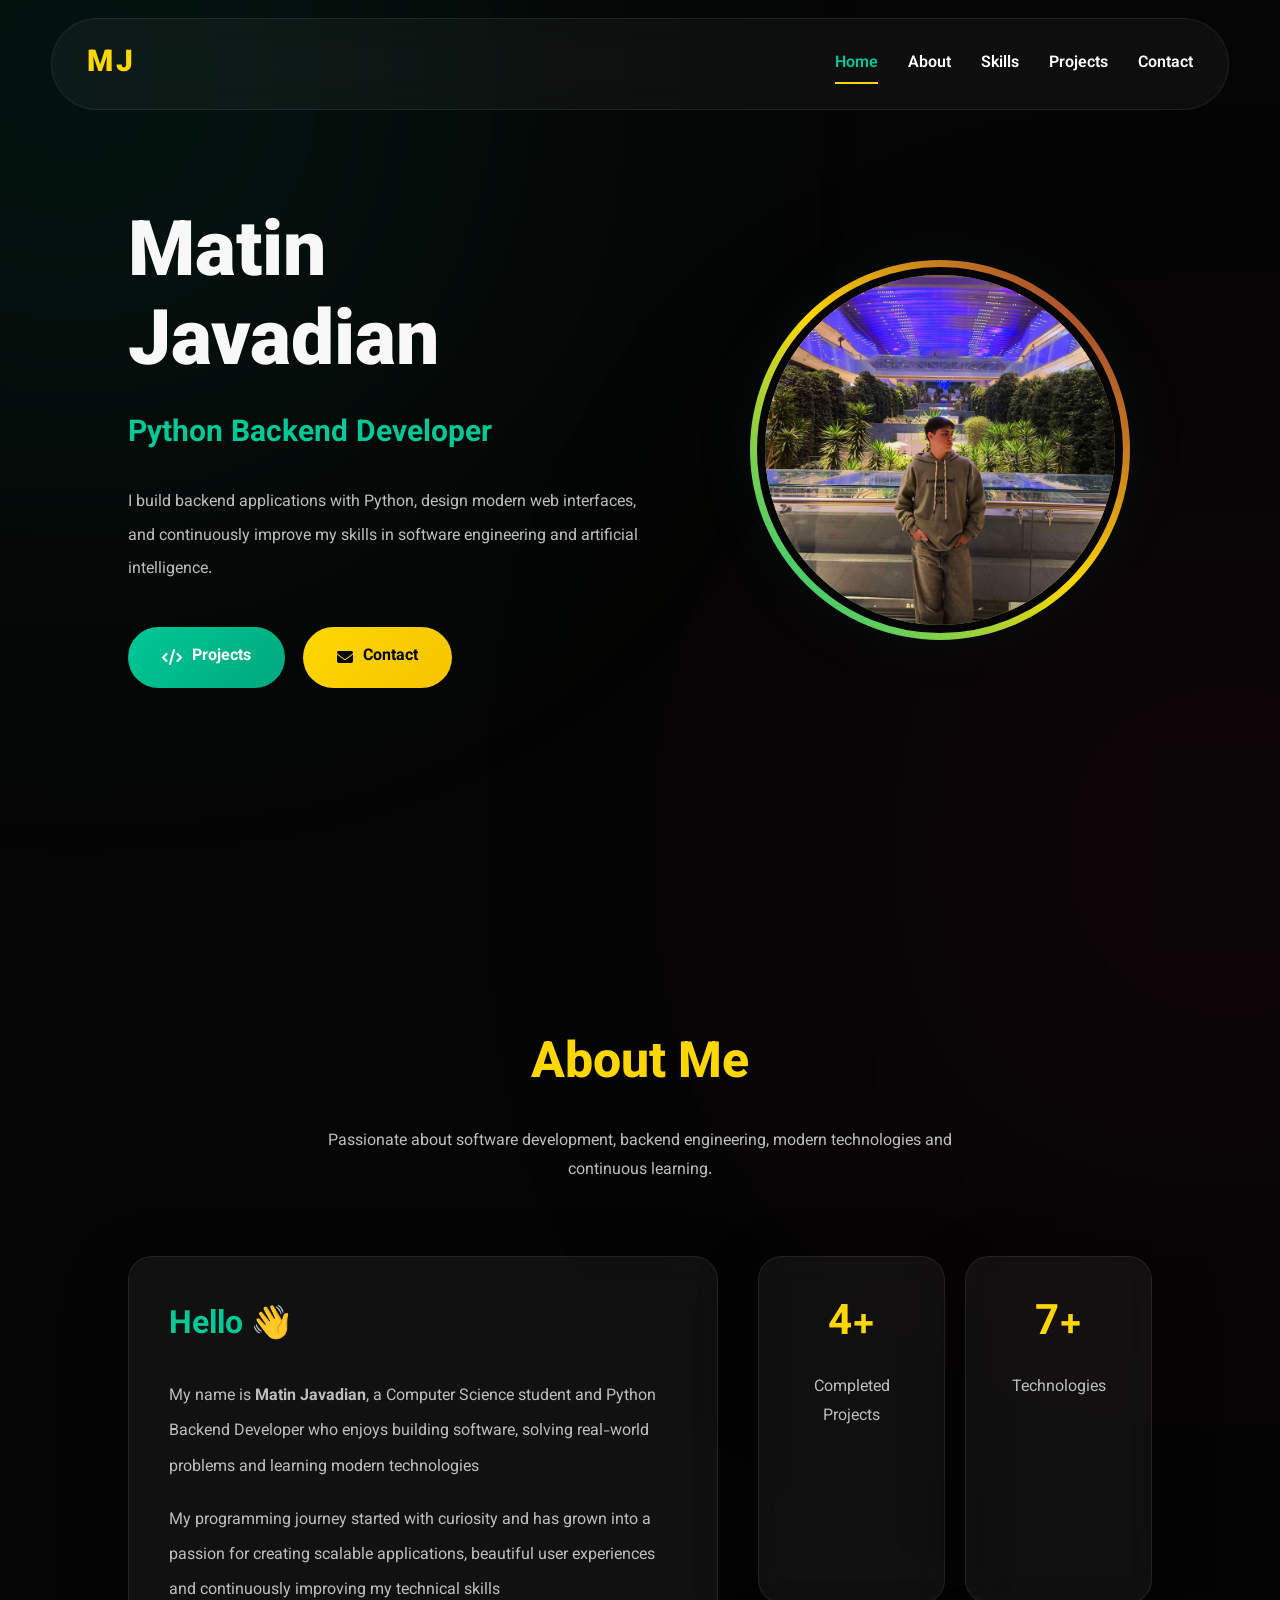
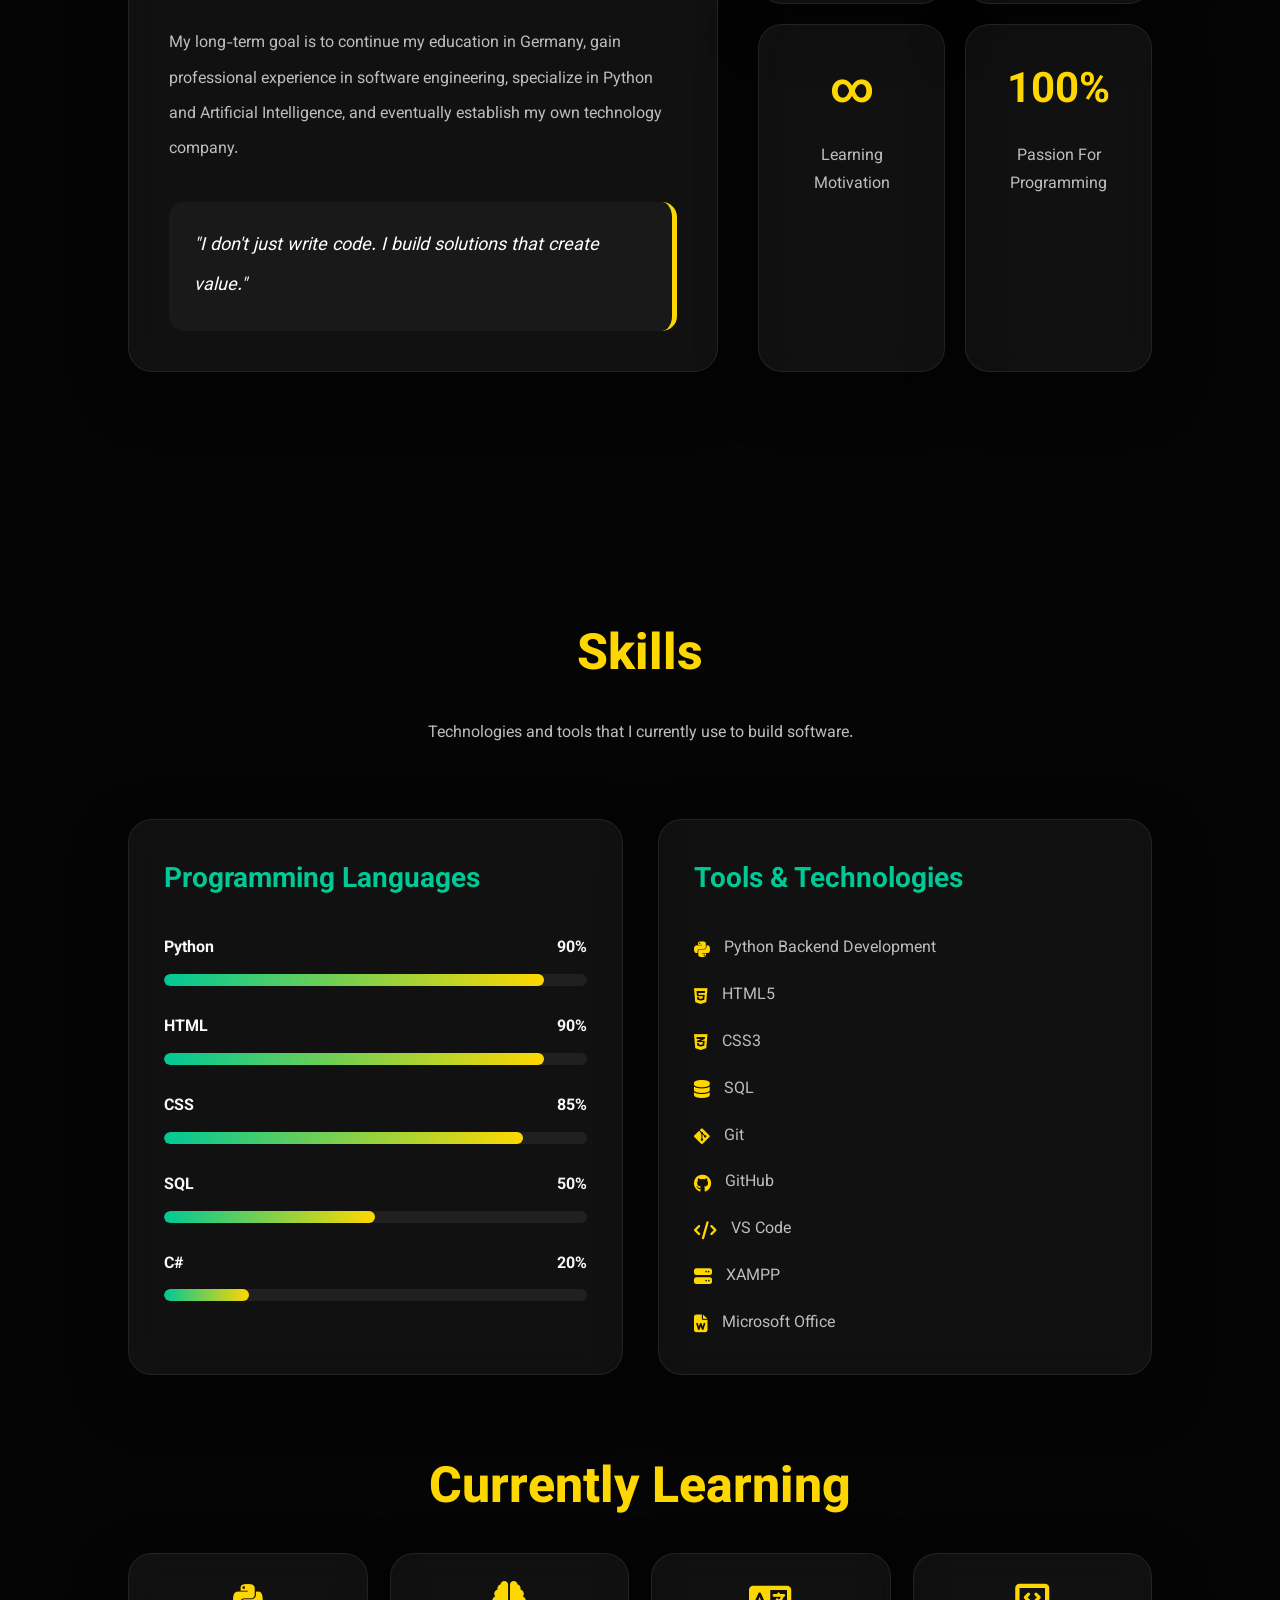
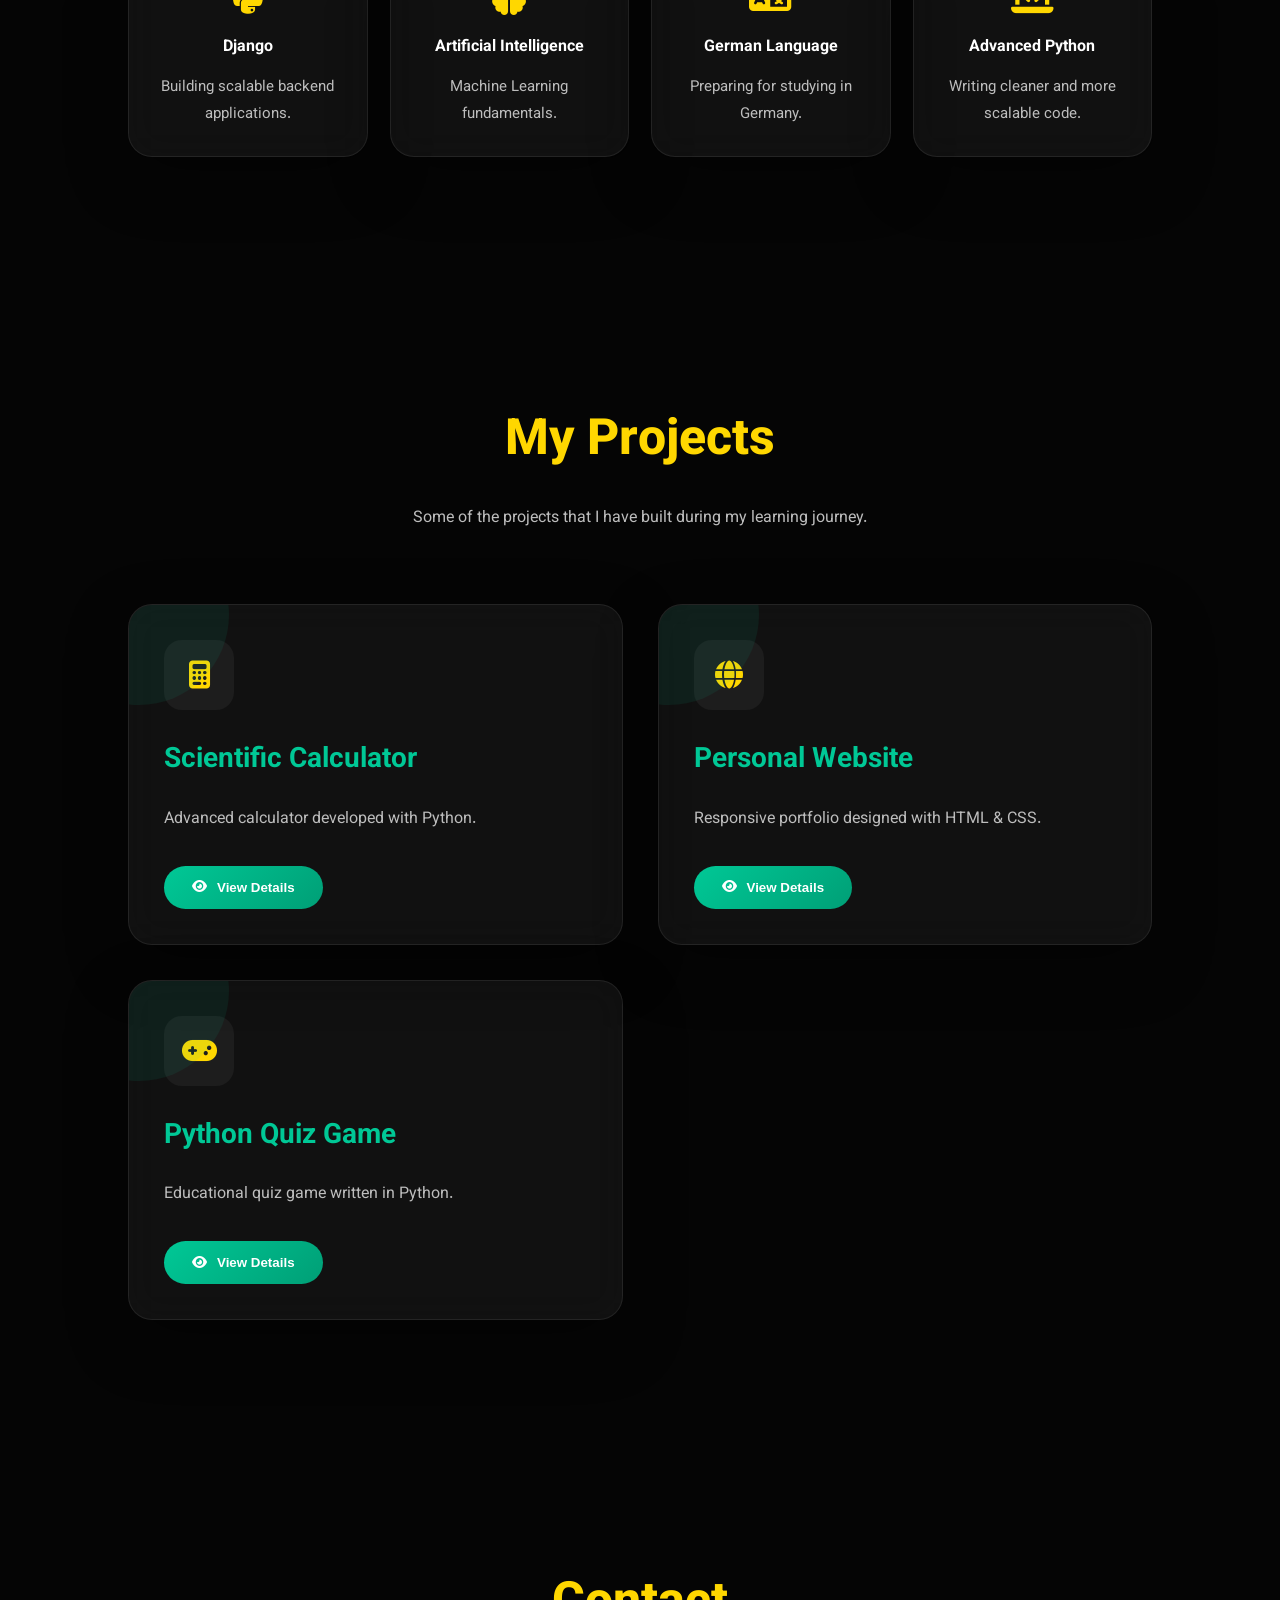
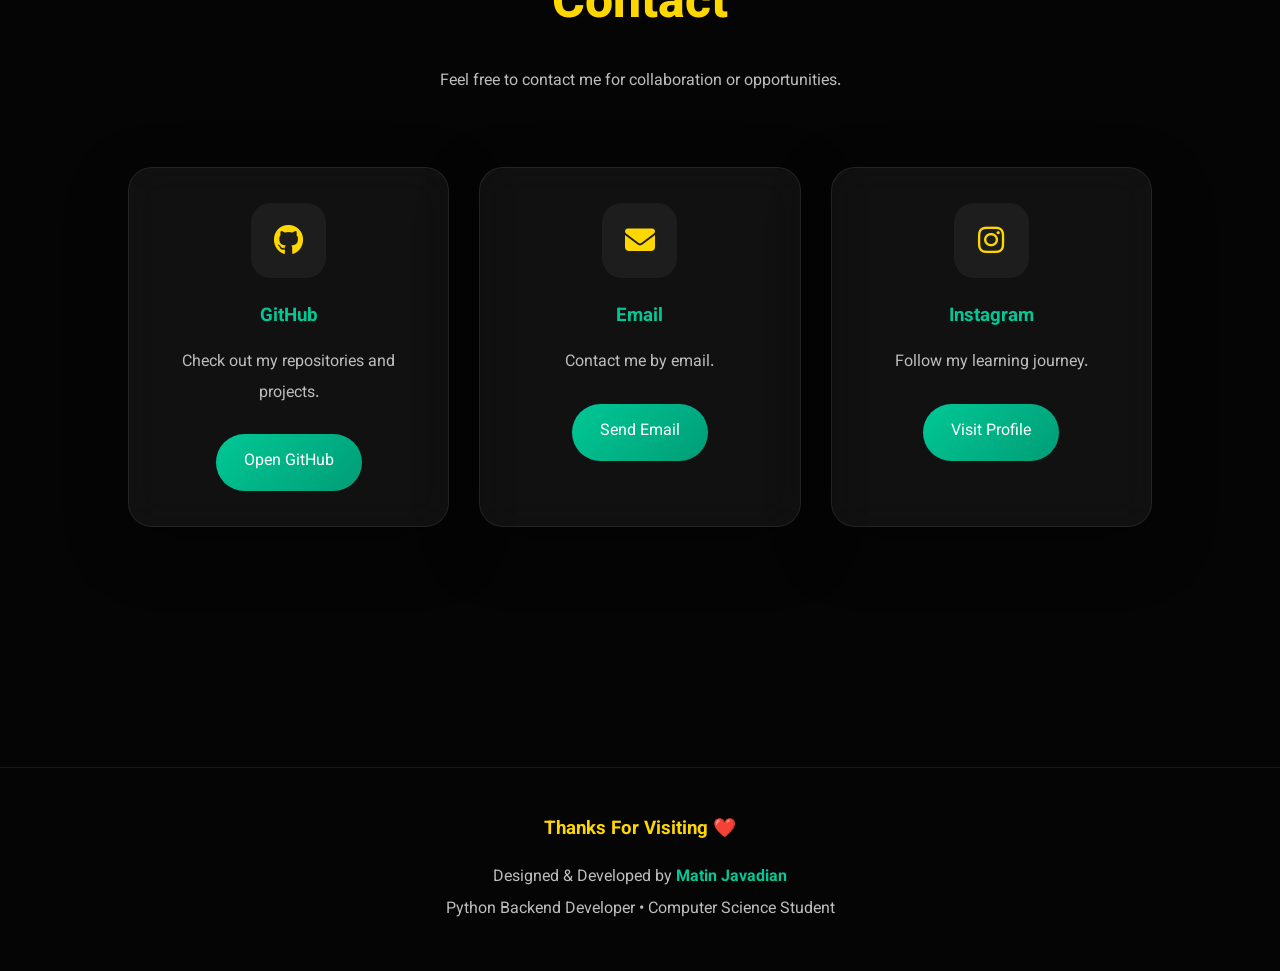
<file: portfolio.html>
<!DOCTYPE html>
<html lang="en" dir="ltr">

<head>

    <meta charset="UTF-8">

    <meta name="viewport"
          content="width=device-width, initial-scale=1.0">

    <meta name="description"
          content="Portfolio of Matin Javadian | Python Backend Developer">

    <meta name="keywords"
          content="Python, Backend Developer, HTML, CSS, Portfolio">

    <meta name="author"
          content="Matin Javadian">

    <title>
        Matin Javadian | Portfolio
    </title>

    <!-- Google Font -->

    <link rel="preconnect"
          href="https://fonts.googleapis.com">

    <link rel="preconnect"
          href="https://fonts.gstatic.com"
          crossorigin>

    <link href="https://fonts.googleapis.com/css2?family=Vazirmatn:wght@300;400;500;600;700;800;900&display=swap"
          rel="stylesheet">

    <!-- Font Awesome -->

    <link rel="stylesheet"
          href="https://cdnjs.cloudflare.com/ajax/libs/font-awesome/6.7.2/css/all.min.css">

    <style>

        /* ===========================
                ROOT
        ============================ */

        :root {

            --background: #050505;

            --surface: #101010;

            --surface-light: #171717;

            --green: #00C896;

            --gold: #FFD700;

            --red: #8B1E3F;

            --white: #F8F8F8;

            --gray: #BDBDBD;

            --glass: rgba(255,255,255,.05);

            --border: rgba(255,255,255,.08);

            --radius: 24px;

            --transition: .35s;

            --shadow:
                0 20px 60px rgba(0,0,0,.35);

        }

        /* ===========================
                RESET
        ============================ */

        * {

            margin: 0;

            padding: 0;

            box-sizing: border-box;

            scroll-behavior: smooth;

        }

        html {

            overflow-x: hidden;

        }

        body {

            background: var(--background);

            color: var(--white);

            font-family: "Vazirmatn", sans-serif;

            overflow-x: hidden;

            line-height: 1.8;

        }

        img {

            display: block;

            max-width: 100%;

        }

        a {

            text-decoration: none;

        }

        ul {

            list-style: none;

        }

        section {

            padding: 120px 10%;

        }

        .container {

            width: min(1300px,100%);

            margin: auto;

        }

        /* ===========================
                SCROLLBAR
        ============================ */

        ::-webkit-scrollbar {

            width: 10px;

        }

        ::-webkit-scrollbar-track {

            background: black;

        }

        ::-webkit-scrollbar-thumb {

            background: linear-gradient(

                    var(--green),

                    var(--gold)

            );

            border-radius: 30px;

        }

        /* ===========================
            BACKGROUND
        ============================ */

        body::before {

            content: "";

            position: fixed;

            width: 650px;

            height: 650px;

            left: -250px;

            top: -250px;

            background: var(--green);

            filter: blur(220px);

            opacity: .12;

            animation: blob1 18s infinite alternate;

            z-index: -100;

        }

        body::after {

            content: "";

            position: fixed;

            width: 600px;

            height: 600px;

            right: -250px;

            bottom: -250px;

            background: var(--red);

            filter: blur(220px);

            opacity: .13;

            animation: blob2 22s infinite alternate;

            z-index: -100;

        }

        @keyframes blob1 {

            to {

                transform:
                    translate(180px,120px);

            }

        }

        @keyframes blob2 {

            to {

                transform:
                    translate(-180px,-120px);

            }

        }

        /* ===========================
            REUSABLE
        ============================ */

        .section-title {

            text-align: center;

            font-size: clamp(35px,4vw,50px);

            color: var(--gold);

            margin-bottom: 18px;

            font-weight: 800;

        }

        .section-subtitle {

            text-align: center;

            color: var(--gray);

            margin-bottom: 70px;

            max-width: 650px;

            margin-inline: auto;

        }

        .glass {

            background: var(--glass);

            backdrop-filter: blur(18px);

            border: 1px solid var(--border);

            border-radius: var(--radius);

            transition: var(--transition);

            box-shadow: var(--shadow);

        }

        .glass:hover {

            transform: translateY(-8px);

            border-color: rgba(255,215,0,.35);

        }

        .btn {

            display: inline-flex;

            align-items: center;

            justify-content: center;

            gap: 10px;

            padding: 16px 34px;

            border-radius: 40px;

            font-weight: 700;

            transition: .35s;

        }

        .btn-primary {

            background: linear-gradient(
                135deg,
                var(--green),
                #00a87d
            );

            color: white;

        }

        .btn-secondary {

            background: linear-gradient(
                135deg,
                var(--gold),
                #f5c400
            );

            color: black;

        }

        .btn:hover {

            transform:
                translateY(-6px);

            box-shadow:
                0 0 35px rgba(0,200,150,.30);

        }

        /* ===========================
                NAVBAR
        ============================ */

        header {

            position: fixed;

            width: 100%;

            top: 18px;

            display: flex;

            justify-content: center;

            z-index: 9999;

            transition: .35s;

        }

        header.scrolled nav {

            background: rgba(5,5,5,.85);

            border-color: rgba(255,255,255,.10);

            backdrop-filter: blur(22px);

        }

        nav {

            width: min(1250px,92%);

            display: flex;

            justify-content: space-between;

            align-items: center;

            padding: 18px 35px;

            border-radius: 60px;

            background: rgba(255,255,255,.04);

            border: 1px solid rgba(255,255,255,.08);

            backdrop-filter: blur(16px);

        }

        .logo {

            font-size: 30px;

            font-weight: 900;

            color: var(--gold);

            letter-spacing: 3px;

        }

        nav ul {

            display: flex;

            gap: 30px;

        }

        nav a {

            color: white;

            font-weight: 600;

            position: relative;

            transition: .35s;

        }

        nav a::after {

            content: "";

            position: absolute;

            bottom: -8px;

            right: 0;

            width: 0;

            height: 2px;

            background: var(--gold);

            transition: .35s;

        }

        nav a:hover,
        nav a.active {

            color: var(--green);

        }

        nav a:hover::after,
        nav a.active::after {

            width: 100%;

        }


        /* ===========================
                HERO
        ============================ */

        #home {

            min-height: 100vh;

            display: flex;

            align-items: center;

        }

        .hero {

            display: grid;

            grid-template-columns: 1.1fr .9fr;

            align-items: center;

            gap: 80px;

        }

        .hero-content h1 {

            font-size: clamp(50px,6vw,82px);

            font-weight: 900;

            line-height: 1.15;

            margin-bottom: 18px;

        }

        .hero-content h2 {

            color: var(--green);

            font-size: 30px;

            margin-bottom: 25px;

            font-weight: 700;

        }

        .hero-content p {

            max-width: 620px;

            color: var(--gray);

            line-height: 2.1;

            margin-bottom: 40px;

        }

        .hero-buttons {

            display: flex;

            gap: 18px;

            flex-wrap: wrap;

        }

        .hero-image {

            display: flex;

            justify-content: center;

            align-items: center;

        }

        .profile-wrapper {

            position: relative;

            width: 380px;

            height: 380px;

            animation: float 5s ease-in-out infinite;

        }

        @keyframes float {

            0% {

                transform: translateY(0);

            }

            50% {

                transform: translateY(-18px);

            }

            100% {

                transform: translateY(0);

            }

        }

        .profile-ring {

            width: 100%;

            height: 100%;

            padding: 7px;

            border-radius: 50%;

            background: linear-gradient(
                45deg,
                var(--green),
                var(--gold),
                var(--red)
            );

            animation: rotateRing 14s linear infinite;

        }

        @keyframes rotateRing {

            to {

                transform: rotate(360deg);

            }

        }

        .profile-ring img {

            width: 100%;

            height: 100%;

            border-radius: 50%;

            object-fit: cover;

            border: 8px solid var(--background);

        }

        .profile-glow {

            position: absolute;

            inset: -20px;

            border-radius: 50%;

            background: radial-gradient(
                rgba(0,200,150,.25),
                transparent 70%
            );

            z-index: -1;

            filter: blur(30px);

        }

        /* ===========================
                ABOUT
        ============================ */

        .about-grid {

            display: grid;

            grid-template-columns: 1.2fr .8fr;

            gap: 40px;

        }

        .about-card {

            padding: 40px;

        }

        .about-card h3 {

            color: var(--green);

            font-size: 32px;

            margin-bottom: 25px;

        }

        .about-card p {

            color: var(--gray);

            line-height: 2.2;

            margin-bottom: 18px;

        }

        .philosophy {

            margin-top: 35px;

            padding: 25px;

            border-right: 5px solid var(--gold);

            background: rgba(255,255,255,.03);

            border-radius: 15px;

        }

        .philosophy p {

            color: white;

            font-size: 18px;

            font-style: italic;

            margin: 0;

        }

        .stats {

            display: grid;

            grid-template-columns: repeat(2,1fr);

            gap: 20px;

        }

        .stat {

            padding: 30px;

            text-align: center;

        }

        .stat h2 {

            color: var(--gold);

            font-size: 42px;

            margin-bottom: 12px;

        }

        .stat p {

            color: var(--gray);

        }

        /* ===========================
                SKILLS
        ============================ */

        .skills-grid {

            display: grid;

            grid-template-columns: repeat(2,1fr);

            gap: 35px;

        }

        .skill-card {

            padding: 35px;

        }

        .skill-card h3 {

            color: var(--green);

            margin-bottom: 30px;

            font-size: 28px;

        }

        .skill {

            margin-bottom: 28px;

        }

        .skill-title {

            display: flex;

            justify-content: space-between;

            margin-bottom: 10px;

            font-weight: 700;

        }

        .bar {

            height: 12px;

            background: #202020;

            border-radius: 50px;

            overflow: hidden;

        }

        .fill {

            width: 0;

            height: 100%;

            border-radius: 50px;

            background: linear-gradient(
                to left,
                var(--gold),
                var(--green)
            );

            animation: fillBar 2s forwards;

        }

        @keyframes fillBar {

            to {

                width: var(--value);

            }

        }

        .tools-list {

            display: grid;

            gap: 18px;

        }

        .tools-list li {

            display: flex;

            align-items: center;

            gap: 14px;

            color: var(--gray);

        }

        .tools-list i {

            color: var(--gold);

            font-size: 18px;

        }

        /* ===========================
            CURRENTLY LEARNING
        ============================ */

        .learning {

            margin-top: 70px;

        }

        .learning-grid {

            display: grid;

            grid-template-columns: repeat(auto-fit,minmax(220px,1fr));

            gap: 22px;

        }

        .learning-card {

            padding: 28px;

            text-align: center;

        }

        .learning-card i {

            font-size: 34px;

            color: var(--gold);

            margin-bottom: 18px;

        }

        .learning-card h4 {

            margin-bottom: 12px;

            color: white;

        }

        .learning-card p {

            color: var(--gray);

            font-size: 15px;

        }

            /* ===========================
                PROJECTS
        ============================ */

        .projects-grid {

            display: grid;

            grid-template-columns: repeat(auto-fit, minmax(330px, 1fr));

            gap: 35px;

        }

        .project-card {

            position: relative;

            padding: 35px;

            overflow: hidden;

            cursor: pointer;

        }

        .project-card::before {

            content: "";

            position: absolute;

            width: 180px;

            height: 180px;

            border-radius: 50%;

            background: rgba(0, 200, 150, .08);

            top: -80px;

            left: -80px;

            transition: .45s;

        }

        .project-card:hover::before {

            transform: scale(2.2);

        }

        .project-card:hover {

            transform: translateY(-12px);

            border-color: rgba(255, 215, 0, .25);

            box-shadow: 0 20px 45px rgba(0, 0, 0, .35);

        }

        .project-icon {

            width: 70px;

            height: 70px;

            border-radius: 18px;

            display: flex;

            align-items: center;

            justify-content: center;

            background: rgba(255,255,255,.05);

            color: var(--gold);

            font-size: 28px;

            margin-bottom: 25px;

        }

        .project-card h3 {

            margin-bottom: 18px;

            color: var(--green);

            font-size: 28px;

        }

        .project-card p {

            color: var(--gray);

            line-height: 2;

            margin-bottom: 30px;

        }

        .project-btn {

            display: inline-flex;

            align-items: center;

            gap: 10px;

            padding: 14px 28px;

            border-radius: 35px;

            background: linear-gradient(
                135deg,
                var(--green),
                #009f76
            );

            color: white;

            border: none;

            cursor: pointer;

            transition: .35s;

            font-weight: 700;

        }

        .project-btn:hover {

            transform: translateY(-4px);

            box-shadow: 0 0 25px rgba(0,200,150,.35);

        }

        /* ===========================
                MODAL
        ============================ */

        .modal {

            position: fixed;

            inset: 0;

            background: rgba(0,0,0,.75);

            display: flex;

            justify-content: center;

            align-items: center;

            opacity: 0;

            visibility: hidden;

            transition: .35s;

            z-index: 99999;

            backdrop-filter: blur(8px);

        }

        .modal.active {

            opacity: 1;

            visibility: visible;

        }

        .modal-box {

            width: min(720px,90%);

            background: #111;

            border: 1px solid rgba(255,255,255,.08);

            border-radius: 24px;

            padding: 40px;

            position: relative;

            transform: translateY(40px);

            transition: .35s;

        }

        .modal.active .modal-box {

            transform: translateY(0);

        }

        .modal-close {

            position: absolute;

            top: 18px;

            left: 18px;

            width: 45px;

            height: 45px;

            border-radius: 50%;

            border: none;

            background: rgba(255,255,255,.08);

            color: white;

            cursor: pointer;

            transition: .3s;

        }

        .modal-close:hover {

            background: crimson;

            transform: rotate(90deg);

        }

        .modal-box h2 {

            color: var(--gold);

            margin-bottom: 20px;

        }

        .modal-box p {

            color: var(--gray);

            line-height: 2;

            margin-bottom: 25px;

        }

        .modal-list {

            margin-bottom: 30px;

        }

        .modal-list li {

            margin-bottom: 12px;

            color: var(--gray);

        }

        .github-btn {

            display: inline-flex;

            align-items: center;

            gap: 10px;

            padding: 14px 26px;

            border-radius: 35px;

            background: linear-gradient(
                135deg,
                var(--gold),
                #f5c400
            );

            color: black;

            font-weight: bold;

            transition: .35s;

        }

        .github-btn:hover {

            transform: translateY(-5px);

        }

        /* ===========================
                SCROLL REVEAL
        ============================ */

        .reveal {

            opacity: 0;

            transform: translateY(70px);

            transition: 1s;

        }

        .reveal.active {

            opacity: 1;

            transform: translateY(0);

        }

        /* ===========================
                CONTACT
        ============================ */

        .contact-grid {

            display: grid;

            grid-template-columns: repeat(auto-fit, minmax(280px, 1fr));

            gap: 30px;

        }

        .contact-card {

            padding: 35px;

            text-align: center;

        }

        .contact-icon {

            width: 75px;

            height: 75px;

            margin: auto;

            margin-bottom: 22px;

            border-radius: 20px;

            display: flex;

            align-items: center;

            justify-content: center;

            background: rgba(255,255,255,.05);

            color: var(--gold);

            font-size: 30px;

        }

        .contact-card h3 {

            margin-bottom: 15px;

            color: var(--green);

        }

        .contact-card p {

            color: var(--gray);

            margin-bottom: 25px;

            line-height: 1.9;

        }

        .contact-card a {

            display: inline-flex;

            align-items: center;

            justify-content: center;

            gap: 10px;

            padding: 14px 28px;

            border-radius: 40px;

            color: white;

            background: linear-gradient(
                135deg,
                var(--green),
                #009d76
            );

            transition: .35s;

        }

        .contact-card a:hover {

            transform: translateY(-5px);

            box-shadow: 0 0 25px rgba(0,200,150,.35);

        }

        /* ===========================
                FOOTER
        ============================ */

        footer {

            margin-top: 120px;

            border-top: 1px solid rgba(255,255,255,.08);

            padding: 45px 10%;

            text-align: center;

        }

        footer h3 {

            color: var(--gold);

            margin-bottom: 15px;

        }

        footer p {

            color: var(--gray);

            line-height: 2;

        }

        footer span {

            color: var(--green);

            font-weight: bold;

        }

        /* ===========================
                RESPONSIVE
        ============================ */

        @media (max-width:1100px){

            .hero{

                grid-template-columns:1fr;

                text-align:center;

                gap:60px;

            }

            .hero-content p{

                margin:auto;

            }

            .hero-buttons{

                justify-content:center;

            }

            .about-grid{

                grid-template-columns:1fr;

            }

            .skills-grid{

                grid-template-columns:1fr;

            }

        }

        @media (max-width:850px){

            header{

                top:10px;

            }

            nav{

                flex-direction:column;

                gap:18px;

                border-radius:28px;

            }

            nav ul{

                flex-wrap:wrap;

                justify-content:center;

            }

            .profile-wrapper{

                width:280px;

                height:280px;

            }

            section{

                padding:90px 7%;

            }

            .section-title{

                font-size:36px;

            }

            .hero-content h1{

                font-size:48px;

            }

            .hero-content h2{

                font-size:24px;

            }

            .modal-box{

                padding:28px;

            }

        }

    </style>

</head>

<body>

    <header>

        <nav>

            <div class="logo">

                MJ

            </div>

            <ul>

                <li><a href="#home" class="active">Home</a></li>

                <li><a href="#about">About</a></li>

                <li><a href="#skills">Skills</a></li>

                <li><a href="#projects">Projects</a></li>

                <li><a href="#contact">Contact</a></li>

            </ul>

        </nav>

    </header>

    <main>

        <section id="home">

            <div class="container hero">

                <div class="hero-content reveal">

                    <h1>

                        Matin<br>Javadian

                    </h1>

                    <h2>

                        Python Backend Developer

                    </h2>

                    <p>

                        I build backend applications with Python, design modern web interfaces,
                        and continuously improve my skills in software engineering and artificial intelligence.

                    </p>

                    <div class="hero-buttons">

                        <a href="#projects" class="btn btn-primary">

                            <i class="fa-solid fa-code"></i>

                            Projects

                        </a>

                        <a href="#contact" class="btn btn-secondary">

                            <i class="fa-solid fa-envelope"></i>

                            Contact

                        </a>

                    </div>

                </div>

                <div class="hero-image reveal">

                    <div class="profile-wrapper">

                        <div class="profile-glow"></div>

                        <div class="profile-ring">

                            <img src="[data-uri]">

                        </div>

                    </div>

                </div>

            </div>

        </section>
            <!-- ===========================
                ABOUT
        ============================ -->

        <section id="about">

            <div class="container">

                <h2 class="section-title">

                    About Me

                </h2>

                <p class="section-subtitle">

                    Passionate about software development, backend engineering,
                    modern technologies and continuous learning.

                </p>

                <div class="about-grid">

                    <div class="glass about-card reveal">

                        <h3>

                            Hello 👋

                        </h3>

                        <p>

                            My name is <strong>Matin Javadian</strong>, a Computer Science student
                            and Python Backend Developer who enjoys building software,
                            solving real-world problems and learning modern technologies

                        </p>

                        <p>

                            My programming journey started with curiosity and has grown
                            into a passion for creating scalable applications,
                            beautiful user experiences and continuously improving
                            my technical skills

                        </p>

                        <p>

                            My long-term goal is to continue my education in Germany,
                            gain professional experience in software engineering,
                            specialize in Python and Artificial Intelligence,
                            and eventually establish my own technology company.

                        </p>

                        <div class="philosophy">

                            <p>

                                "I don't just write code.
                                I build solutions that create value."

                            </p>

                        </div>

                    </div>

                    <div class="stats">

                        <div class="glass stat reveal">

                            <h2>

                                4+

                            </h2>

                            <p>

                                Completed Projects

                            </p>

                        </div>

                        <div class="glass stat reveal">

                            <h2>

                                7+

                            </h2>

                            <p>

                                Technologies

                            </p>

                        </div>

                        <div class="glass stat reveal">

                            <h2>

                                ∞

                            </h2>

                            <p>

                                Learning Motivation

                            </p>

                        </div>

                        <div class="glass stat reveal">

                            <h2>

                                100%

                            </h2>

                            <p>

                                Passion For Programming

                            </p>

                        </div>

                    </div>

                </div>

            </div>

        </section>

        <!-- ===========================
                SKILLS
        ============================ -->

        <section id="skills">

            <div class="container">

                <h2 class="section-title">

                    Skills

                </h2>

                <p class="section-subtitle">

                    Technologies and tools that I currently use
                    to build software.

                </p>

                <div class="skills-grid">

                    <div class="glass skill-card reveal">

                        <h3>

                            Programming Languages

                        </h3>

                        <div class="skill">

                            <div class="skill-title">

                                <span>Python</span>

                                <span>90%</span>

                            </div>

                            <div class="bar">

                                <div class="fill"
                                     style="--value:90%;"></div>

                            </div>

                        </div>

                        <div class="skill">

                            <div class="skill-title">

                                <span>HTML</span>

                                <span>90%</span>

                            </div>

                            <div class="bar">

                                <div class="fill"
                                     style="--value:90%;"></div>

                            </div>

                        </div>

                        <div class="skill">

                            <div class="skill-title">

                                <span>CSS</span>

                                <span>85%</span>

                            </div>

                            <div class="bar">

                                <div class="fill"
                                     style="--value:85%;"></div>

                            </div>

                        </div>

                        <div class="skill">

                            <div class="skill-title">

                                <span>SQL</span>

                                <span>50%</span>

                            </div>

                            <div class="bar">

                                <div class="fill"
                                     style="--value:50%;"></div>

                            </div>

                        </div>
                        
                        <div class="skill">

                            <div class="skill-title">

                                <span>C#</span>

                                <span>20%</span>

                            </div>

                            <div class="bar">

                                <div class="fill"
                                     style="--value:20%;"></div>

                            </div>

                        </div>

                    </div>

                    <div class="glass skill-card reveal">

                        <h3>

                            Tools & Technologies

                        </h3>

                        <ul class="tools-list">

                            <li>

                                <i class="fa-brands fa-python"></i>

                                Python Backend Development

                            </li>

                            <li>

                                <i class="fa-brands fa-html5"></i>

                                HTML5

                            </li>

                            <li>

                                <i class="fa-brands fa-css3-alt"></i>

                                CSS3

                            </li>

                            <li>

                                <i class="fa-solid fa-database"></i>

                                SQL

                            </li>

                            <li>

                                <i class="fa-brands fa-git-alt"></i>

                                Git

                            </li>

                            <li>

                                <i class="fa-brands fa-github"></i>

                                GitHub

                            </li>

                            <li>

                                <i class="fa-solid fa-code"></i>

                                VS Code

                            </li>

                            <li>

                                <i class="fa-solid fa-server"></i>

                                XAMPP

                            </li>

                            <li>

                                <i class="fa-solid fa-file-word"></i>

                                Microsoft Office

                            </li>

                        </ul>

                    </div>

                </div>

                <!-- ===========================
                    CURRENTLY LEARNING
                ============================ -->

                <div class="learning">

                    <h2 class="section-title">

                        Currently Learning

                    </h2>

                    <div class="learning-grid">

                        <div class="glass learning-card reveal">

                            <i class="fa-brands fa-python"></i>

                            <h4>Django</h4>

                            <p>

                                Building scalable backend applications.

                            </p>

                        </div>

                        <div class="glass learning-card reveal">

                            <i class="fa-solid fa-brain"></i>

                            <h4>Artificial Intelligence</h4>

                            <p>

                                Machine Learning fundamentals.

                            </p>

                        </div>

                        <div class="glass learning-card reveal">

                            <i class="fa-solid fa-language"></i>

                            <h4>German Language</h4>

                            <p>

                                Preparing for studying in Germany.

                            </p>

                        </div>

                        <div class="glass learning-card reveal">

                            <i class="fa-solid fa-laptop-code"></i>

                            <h4>Advanced Python</h4>

                            <p>

                                Writing cleaner and more scalable code.

                            </p>

                        </div>

                    </div>

                </div>

            </div>

        </section>
            <!-- ===========================
                PROJECTS
        ============================ -->

        <section id="projects">

            <div class="container">

                <h2 class="section-title">

                    My Projects

                </h2>

                <p class="section-subtitle">

                    Some of the projects that I have built during my learning journey.

                </p>

                <div class="projects-grid">

                    <!-- Project 1 -->

                    <div class="glass project-card reveal">

                        <div class="project-icon">

                            <i class="fa-solid fa-calculator"></i>

                        </div>

                        <h3>

                            Scientific Calculator

                        </h3>

                        <p>

                            Advanced calculator developed with Python.

                        </p>

                        <button class="project-btn"
                                onclick="openModal('calculator')">

                            <i class="fa-solid fa-eye"></i>

                            View Details

                        </button>

                    </div>

                    <!-- Project 2 -->

                    <div class="glass project-card reveal">

                        <div class="project-icon">

                            <i class="fa-solid fa-globe"></i>

                        </div>

                        <h3>

                            Personal Website

                        </h3>

                        <p>

                            Responsive portfolio designed with HTML & CSS.

                        </p>

                        <button class="project-btn"
                                onclick="openModal('portfolio')">

                            <i class="fa-solid fa-eye"></i>

                            View Details

                        </button>

                    </div>

                    <!-- Project 3 -->

                    <div class="glass project-card reveal">

                        <div class="project-icon">

                            <i class="fa-solid fa-gamepad"></i>

                        </div>

                        <h3>

                            Python Quiz Game

                        </h3>

                        <p>

                            Educational quiz game written in Python.

                        </p>

                        <button class="project-btn"
                                onclick="openModal('quiz')">

                            <i class="fa-solid fa-eye"></i>

                            View Details

                        </button>

                    </div>

                </div>

            </div>

        </section>

        <!-- ===========================
                CONTACT
        ============================ -->

        <section id="contact">

            <div class="container">

                <h2 class="section-title">

                    Contact

                </h2>

                <p class="section-subtitle">

                    Feel free to contact me for collaboration or opportunities.

                </p>

                <div class="contact-grid">

                    <div class="glass contact-card reveal">

                        <div class="contact-icon">

                            <i class="fa-brands fa-github"></i>

                        </div>

                        <h3>

                            GitHub

                        </h3>

                        <p>

                            Check out my repositories and projects.

                        </p>

                        <a href="https://github.com/princematin"
                           target="_blank">

                            Open GitHub

                        </a>

                    </div>

                    <div class="glass contact-card reveal">

                        <div class="contact-icon">

                            <i class="fa-solid fa-envelope"></i>

                        </div>

                        <h3>

                            Email

                        </h3>

                        <p>

                            Contact me by email.

                        </p>
                            <a href="mailto:matinx636@gmail.com">

                                Send Email

                            </a>

                    </div>

                    <div class="glass contact-card reveal">

                        <div class="contact-icon">

                            <i class="fa-brands fa-instagram"></i>

                        </div>

                        <h3>

                            Instagram

                        </h3>

                        <p>

                            Follow my learning journey.

                        </p>

                        <a href="https://www.instagram.com/prince_wba"
                           target="_blank">

                            Visit Profile

                        </a>

                    </div>

                </div>

            </div>

        </section>

    </main>

    <!-- ===========================
            FOOTER
    ============================ -->

    <footer>

        <h3>

            Thanks For Visiting ❤️

        </h3>

        <p>

            Designed & Developed by

            <span>

                Matin Javadian

            </span>

        </p>

        <p>

            Python Backend Developer • Computer Science Student

        </p>

    </footer>

    <!-- ===========================
            PROJECT MODAL
    ============================ -->

    <div class="modal"
         id="projectModal">

        <div class="modal-box">

            <button class="modal-close"
                    onclick="closeModal()">

                <i class="fa-solid fa-xmark"></i>

            </button>

            <h2 id="modalTitle">

            </h2>

            <p id="modalDescription">

            </p>

            <ul class="modal-list"
                id="modalFeatures">

            </ul>

            <a id="modalGithub"
               class="github-btn"
               target="_blank">

                <i class="fa-brands fa-github"></i>

                Open GitHub

            </a>

        </div>

    </div>
        <script>

        /* ===========================
                PROJECT DATA
        ============================ */

        const projects = {

            calculator: {

                title: "Scientific Calculator",

                description:
                    "An advanced scientific calculator developed with Python. This project focuses on clean code, mathematical operations, and user-friendly interaction.",

                features: [

                    "Scientific calculations",

                    "Error handling",

                    "Clean architecture",

                    "Fast execution",

                    "Python"

                ],

                github:
                    "https://github.com/princematin/calculator"

            },

            portfolio: {

                title: "Personal Portfolio",

                description:
                    "A responsive portfolio website developed using HTML and CSS with modern UI, animations and glassmorphism design.",

                features: [

                    "Responsive Design",

                    "Modern UI",

                    "Glassmorphism",

                    "Animations",

                    "HTML & CSS"

                ],

                github:
                    "https://github.com/princematin/my_information_website"

            },

            quiz: {

                title: "Python Quiz Game(NabardElmi)",

                description:
                    "An educational quiz game built with Python including score management and multiple questions.",

                features: [

                    "Score System",

                    "Multiple Questions",

                    "Python",

                    "Console UI",

                    "Clean Code"

                ],

                github:
                    "https://github.com/princematin/Simple-Science-Game"

            }

        };

        /* ===========================
                MODAL
        ============================ */

        const modal =
            document.getElementById("projectModal");

        const modalTitle =
            document.getElementById("modalTitle");

        const modalDescription =
            document.getElementById("modalDescription");

        const modalFeatures =
            document.getElementById("modalFeatures");

        const modalGithub =
            document.getElementById("modalGithub");

        function openModal(projectName) {

            const project =
                projects[projectName];

            modalTitle.textContent =
                project.title;

            modalDescription.textContent =
                project.description;

            modalFeatures.innerHTML = "";

            project.features.forEach(function(feature){

                modalFeatures.innerHTML +=
                    `<li>✔ ${feature}</li>`;

            });

            modalGithub.href =
                project.github;

            modal.classList.add("active");

            document.body.style.overflow = "hidden";

        }

        function closeModal() {

            modal.classList.remove("active");

            document.body.style.overflow = "auto";

        }

        modal.addEventListener("click", function(e){

            if(e.target === modal){

                closeModal();

            }

        });

        document.addEventListener("keydown", function(e){

            if(e.key === "Escape"){

                closeModal();

            }

        });

        /* ===========================
            SCROLL REVEAL
        ============================ */

        const reveals =
            document.querySelectorAll(".reveal");

        function revealSections(){

            const trigger =
                window.innerHeight * 0.85;

            reveals.forEach(function(item){

                const top =
                    item.getBoundingClientRect().top;

                if(top < trigger){

                    item.classList.add("active");

                }

            });

        }

        revealSections();

        window.addEventListener(
            "scroll",
            revealSections
        );

        /* ===========================
            ACTIVE NAVBAR
        ============================ */

        const sections =
            document.querySelectorAll("section");

        const navLinks =
            document.querySelectorAll("nav a");

        window.addEventListener("scroll", function(){

            let current = "";

            sections.forEach(function(section){

                const sectionTop =
                    section.offsetTop - 140;

                if(window.scrollY >= sectionTop){

                    current = section.getAttribute("id");

                }

            });

            navLinks.forEach(function(link){

                link.classList.remove("active");

                if(

                    link.getAttribute("href")
                    === "#" + current

                ){

                    link.classList.add("active");

                }

            });

        });

        /* ===========================
            NAVBAR GLASS
        ============================ */

        const header =
            document.querySelector("header");

        window.addEventListener("scroll", function(){

            if(window.scrollY > 60){

                header.classList.add("scrolled");

            }

            else{

                header.classList.remove("scrolled");

            }

        });

    </script>

</body>

</html>
</file>
